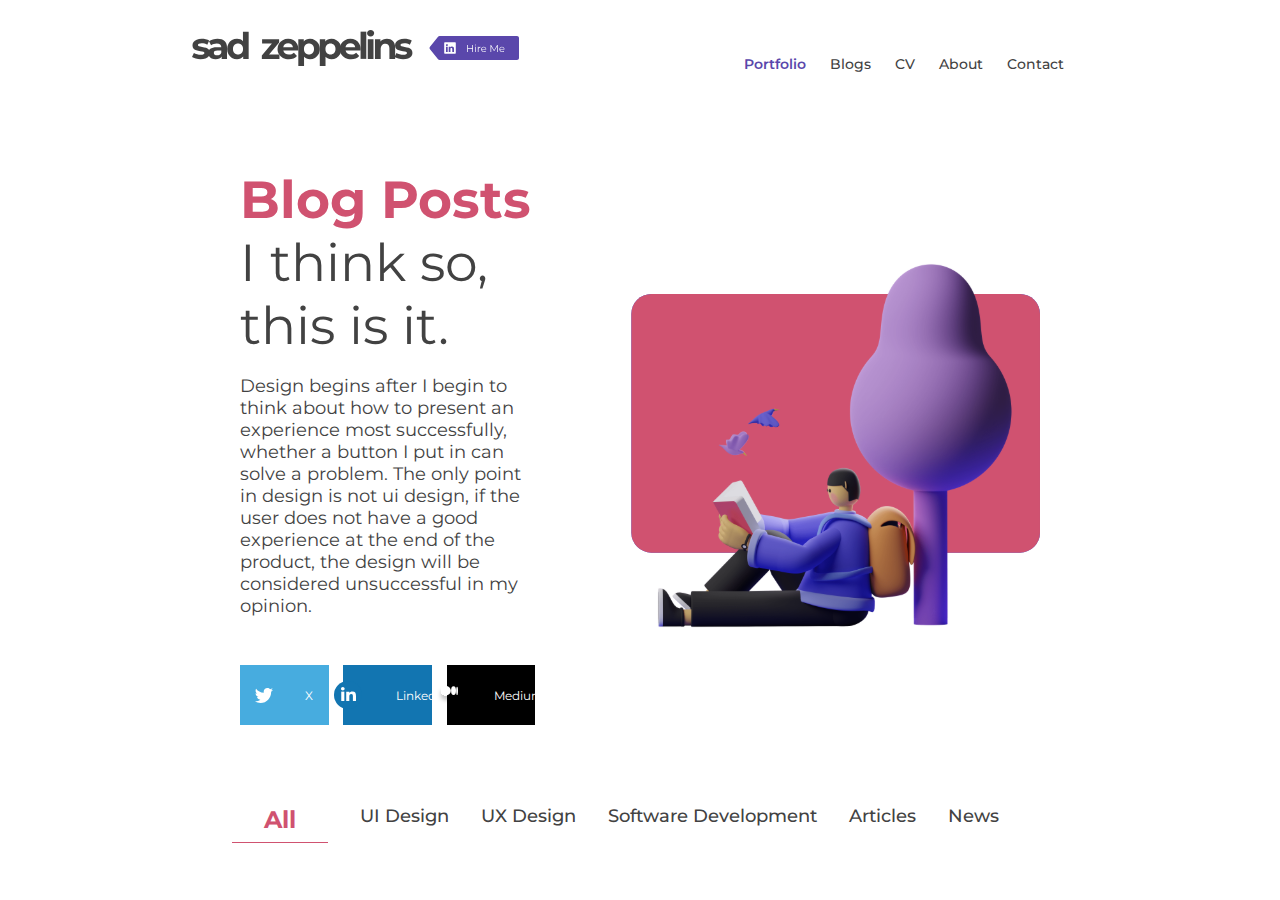
<file: Blog/index.html>
<!DOCTYPE html>
<html lang="en">
<head>
    <meta charset="UTF-8">
    <meta name="viewport" content="width=device-width, initial-scale=1.0">
    <title>Blogs</title>
    <link rel="stylesheet" href="style.css">
</head>
<body>
    <nav class="app_header">
        <a class="app_logo" href="#">
            <img class="app__title" src="images/app-logo.svg" alt="">
            <img class="purple__logo" src="images/hire-me.svg" alt="">
        </a> 
        <ul class="app__links">
            <li class="active">Portfolio</li>
            <li>Blogs</li>
            <li>CV</li>
            <li>About</li>
            <li>Contact</li>
        </ul>
    </nav>
    <main>
        <div class="app__showcase">
            <div class="app__showcase-info">
                <h1>Blog Posts</h1>
                <h3>I think so, this is it.</h3>
                <p>Design begins after I begin to think about how to present an experience most successfully, whether a button I put in can solve a problem. The only point in design is not ui design, if the user does not have a good experience at the end of the product, the design will be considered unsuccessful in my opinion.</p>
                <div class="app__links">
                    <a href="#" class="app__link twitter"><img src="images/twitter.svg">X</a>
                    <a href="#" class="app__link linkedn"><img src="images/linkedin.svg">Linkedn</a>
                    <a href="#" class="app__link medium"><img src="images/medium.svg">Medium</a>
                </div>
            </div>
            <img class="app__showcase-image" src="images/showcase_image.svg"/>
        </div>
        <ul class="app__blog-categories">
            <li class="item active">All</li>
            <li class="item">UI Design</li>
            <li class="item">UX Design</li>
            <li class="item">Software Development</li>
            <li class="item">Articles</li>
            <l class="item">News</l i>
        </ul>
        <!-- 45.50 sn de kaldık-->
    </main>
</body>
</html>
</file>
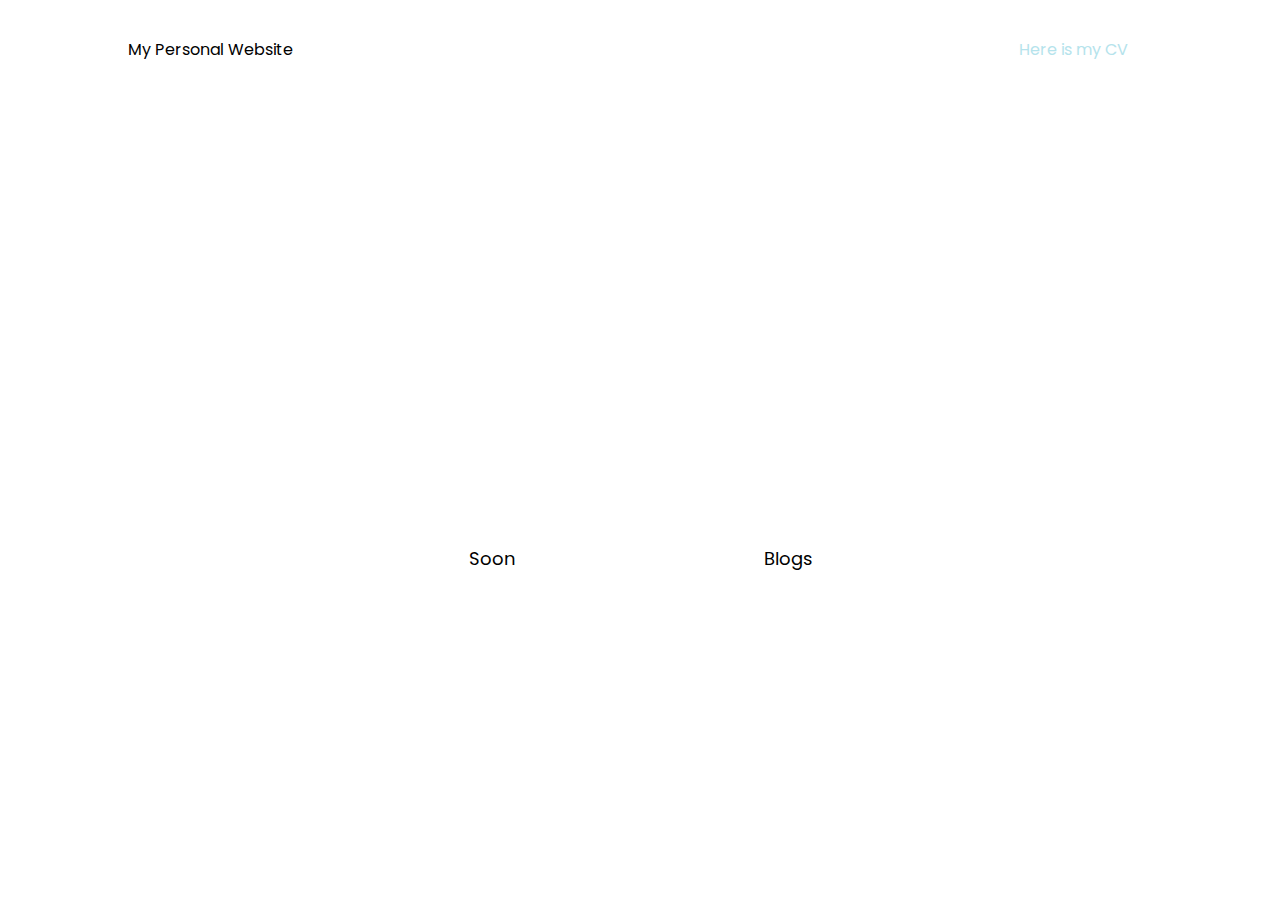
<file: Personal-Website/index.html>
<!DOCTYPE html>
<html lang="en">

<head>
    <meta charset="UTF-8">
    <meta name="viewport" content="width=device-width, initial-scale=1.0">
    <title>My Website</title>
    <link rel="stylesheet" href="style.css">
    <link rel="icon" href="indir.png" type="image/x-icon" />


</head>

<body>

    <!--! Header start-->
    <header class="container">
        <nav>
            <div class="logo">
                <p href="#">My Personal Website</p>
            </div>
            <div class="menu">
                <ul>
                    <li><a href="https://github.com/Furkanturan8">Github</a></li>
                    <li><a href="https://www.instagram.com/trnfurkan7/">Instagram</a></li>
                    <li><a href="https://twitter.com/Furkan_Turan16">X</a></li>
                </ul>
                <a href="Furkan Turan Cv (1).pdf" class="menu-button">Here is my CV</a>
            </div>
        </nav>
    </header>

    <!--! Header end-->

    <!--! section start-->
    <section class="container content">
        <h1>Hello, I'm Furkan Turan</h1>
        <p>I'm a Junior Backend Developer. Currently, I am studying at Pamukkale University. I'm trying to specialize in Java/Spring Boot technologies.
 You can find information about me here.</p>
        <div class="links">
            <a href="#">Soon</a>
            <a href="../Blog/index.html" target="_blank" >Blogs</a>
        </div>
    </section>
    <!--! section end  -->




</body>

</html>
</file>
<file: Blog/style.css>
@font-face {
    font-family: Montserrat;
    src: url("fonts/Montserrat/static/Montserrat-Medium.ttf");
    font-weight: 500;
}

@font-face {
    font-family: Montserrat;
    src: url("fonts/Montserrat/static/Montserrat-Regular.ttf");
    font-weight: 400;
}

@font-face {
    font-family: Montserrat;
    src: url("fonts/Montserrat/static/Montserrat-Light.ttf");
    font-weight: 300;
}

@font-face {
    font-family: Montserrat;
    src: url("fonts/Montserrat/static/Montserrat-SemiBold.ttf");
    font-weight: 600;
}

@font-face {
    font-family: Montserrat;
    src: url("fonts/Montserrat/static/Montserrat-Bold.ttf");
    font-weight: bold;
}

*{
    font-family: "Montserrat","sans-serrif";
    box-sizing: border-box;
    color: #424242;
}

body{
    width: 70%;
    margin-right: auto;
    margin-left: auto;
}

.app_header{
    display: flex;
    flex-direction: row; 
    justify-content: space-between; /*en sağa ve en sola elemanları hizalar*/
    align-items: center; /*dikeyde ortalama yapar*/
    height: 80px;
}

.app_logo{
    display: flex;
    flex-direction: row;
    align-items: center;
}

.app_logo .app__title{
    margin-right: 1rem;
}

.app__links{
    list-style: none;
    display: flex;
    flex-direction: row;
}

.app__links li{
    margin-right: 1.5rem;
    font-size: 14px;
    font-weight: 500;
}

.app__links li.active{
    font-weight: 600;
    color: #5a47ab;
}

.app__showcase{
    display: flex;
    margin: 5rem 0;
}

.app__showcase-info{
    flex: 6;
    padding: 0 3rem;
}

.app__showcase-info h1,h3{
    font-size: 52px;
    margin: 0;
}

.app__showcase-info h1{
    color: #d05270;
    font-weight: bold;
}

.app__showcase-info h3{
    font-weight: 400;
}

.app__showcase-info p{
    font-weight: 400;
    font-size: 18px;
}

.app__showcase-image{
    flex: 4;
    padding: 0 3rem;

}

.app__links{
    display: flex;
    justify-content: space-between;
    margin-top: 3rem;
}

.app__links .app__link{
    color: white;
    font-size: 12px;
    width: 30%;
    height: 60px;
    text-decoration: none;
    display: flex;
    justify-content: center;
    align-items: center;
}

.app__links .app__link img{
    margin-right: 2rem;
}

.app__links .app__link.twitter{
    background-color: #47ACDF;

}

.app__links .app__link.linkedn{
    background-color: #1275B1;

}

.app__links .app__link.medium{
    background-color: #000000;

}

.app__blog-categories{
    list-style: none;
    display: flex;
    flex-direction: row;


}
.app__blog-categories .item{
    font-weight: 500;
    font-size: 18px;
    margin-right: 2rem;
    cursor: pointer;
}

.app__blog-categories .item.active{
    color:#d05270;
    font-size: 24px;
    font-weight: bold;
    border-bottom: 1px solid #d05270;
    padding: 0 2rem;
    padding-bottom: 0.5rem;
}
</file>
<file: Personal-Website/style.css>
@import url('https://fonts.googleapis.com/css2?family=Poppins:wght@300;400;600;700&display=swap');

* {
    margin: 0;
    padding: 0;
    box-sizing: border-box;
}


body {
    font-family: 'Poppins', sans-serif;
    background-size: cover;
    background-image: url("https://clipart-library.com/img/1796991.jpg");
}

a {
    color: white;
}

.container {
    width: 80%;
    margin: auto;

}


/*! header start*/

header {
    height: 100px;
    border-bottom: 2px solid rgba(255, 255, 255, 0.15);
}

header nav {
    display: flex;
    justify-content: space-between;
    /* birbirine uzak konumlar*/
    align-items: center;
    height: 100%;
}

header nav .logo a {
    color: white;
    text-decoration: none;
    font-weight: 700;
    font-size: 20px;
}

nav ul {
    list-style: none;
    display: flex;
    column-gap: 30px;
}

nav ul li a {
    color: white;
    text-decoration: none;
    transition: color .25s ease;  /*geçiş efektini yavaşlattık*/
}

nav ul li a:hover {
    color: #0ba2c0;
}

nav .menu {
    display: flex;
    align-items: center;
    column-gap: 48px;
}

nav .menu .menu-button {
    color: #b5e3ec;
    text-decoration: none;
    background-color: rgba(255, 255, 255, 0.08);
    padding: 12px 24px;
    border-radius: 56px;
    transition: all .25s ease;
}

nav .menu .menu-button:hover {
    color: white;
    background-color: #0ba2c0;
}

/*! header end*/

/*! section start */

.content{
    color: white;
    height: calc(100vh-100px);
    padding-top: 150px;
}    

.content h1{
    font-size: 60px;
    text-align: center;
}

.content p{
    font-size: 24px;
    text-align: center;
    margin-top: 32px;
}

.content .links{
    display: flex;
    justify-content: center;
    margin-top: 48px;
    column-gap: 16px;
}

.content .links a{
    background-color: white;
    padding: 20px;
    width: 280px;
    color:black;
    text-align: center;
    font-size: 18px;
    text-decoration: none;
    border-radius: 56px;
    transition: all .25s ease-in;
}

.content .links a:hover{
    background-color: #0ba2c0;
    color: white;
}

/*! section end */

/*! responsive start */

@media(max-width:412px){
    .container{
        width: 100%;
        padding-left: 12px;
        padding-right: 12px;
    }

    .menu .menu-button{
        border-radius: 30px;
        column-gap:20px ;
        font-size: x-small;
        padding: 6px 12px;
     /*   display: none;*/
    }

    .menu ul{
        column-gap: 20px;
    }

    .content{
        padding-top: 50px;
    }
    .content h1{
        font-size: 36px;
    }
    .content p{
        font-size: 16px;
    }
    .content .links{
        flex-direction: column;
        align-items: center;
        row-gap: 1rem;
    }
    .content .links a{
        padding: 14px;
        width: 90%;
    }

}

/*! responsive end */
</file>
